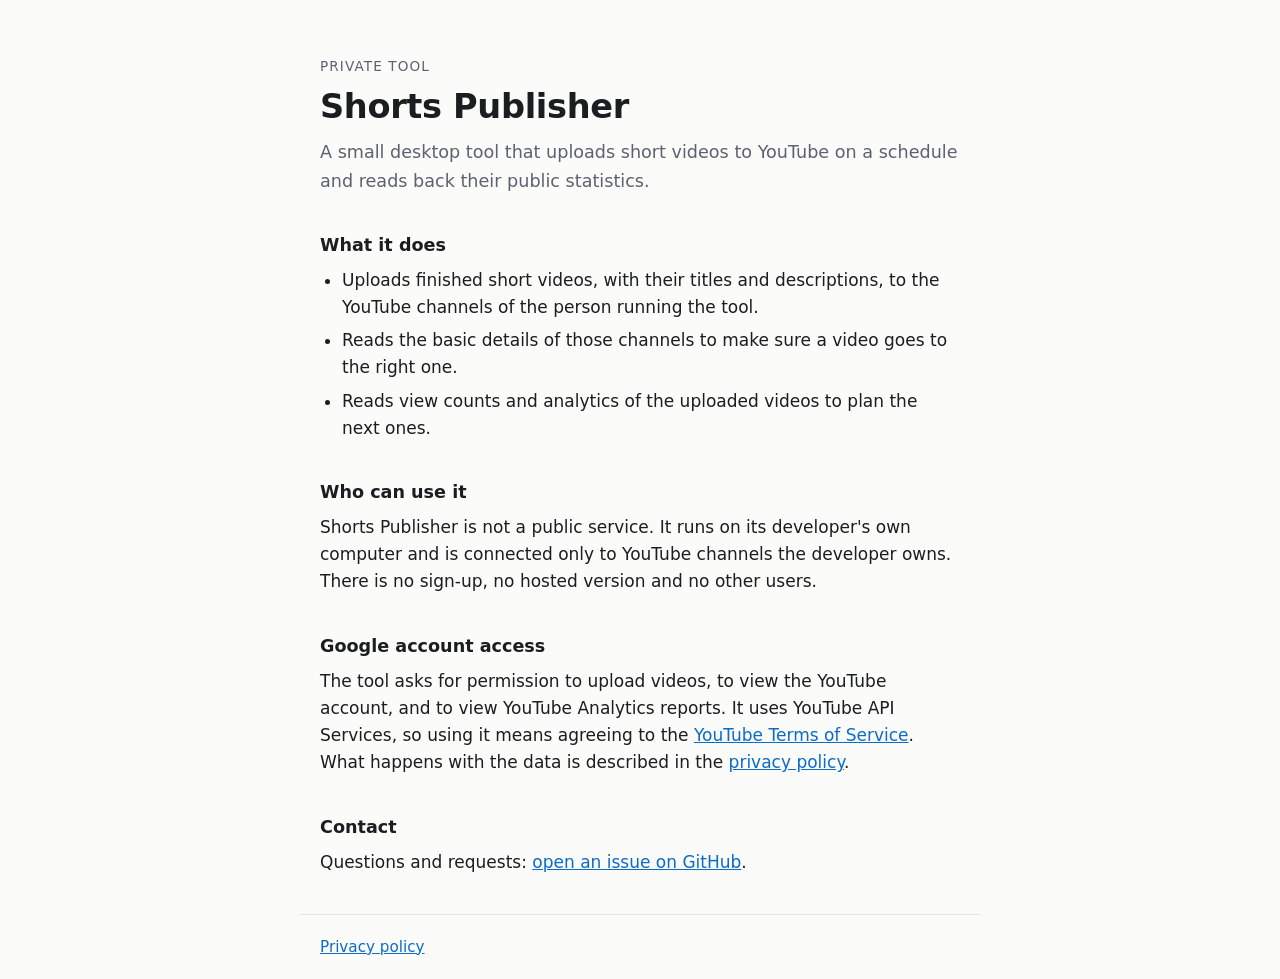
<file: index.html>
<!doctype html>
<html lang="en">
<head>
<meta charset="utf-8">
<meta name="viewport" content="width=device-width, initial-scale=1">
<title>Shorts Publisher</title>
<meta name="description" content="Shorts Publisher is a private desktop tool that uploads its developer's own short videos to the developer's own YouTube channels.">
<link rel="stylesheet" href="style.css">
</head>
<body>
<main>
  <p class="tag">Private tool</p>
  <h1>Shorts Publisher</h1>
  <p class="lead">A small desktop tool that uploads short videos to YouTube on a schedule and reads back their public statistics.</p>

  <h2>What it does</h2>
  <ul>
    <li>Uploads finished short videos, with their titles and descriptions, to the YouTube channels of the person running the tool.</li>
    <li>Reads the basic details of those channels to make sure a video goes to the right one.</li>
    <li>Reads view counts and analytics of the uploaded videos to plan the next ones.</li>
  </ul>

  <h2>Who can use it</h2>
  <p>Shorts Publisher is not a public service. It runs on its developer's own computer and is connected only to YouTube channels the developer owns. There is no sign-up, no hosted version and no other users.</p>

  <h2>Google account access</h2>
  <p>The tool asks for permission to upload videos, to view the YouTube account, and to view YouTube Analytics reports. It uses YouTube API Services, so using it means agreeing to the <a href="https://www.youtube.com/t/terms">YouTube Terms of Service</a>. What happens with the data is described in the <a href="privacy.html">privacy policy</a>.</p>

  <h2>Contact</h2>
  <p>Questions and requests: <a href="https://github.com/ZIm1K/shorts-publisher/issues">open an issue on GitHub</a>.</p>
</main>
<footer><a href="privacy.html">Privacy policy</a></footer>
</body>
</html>
</file>
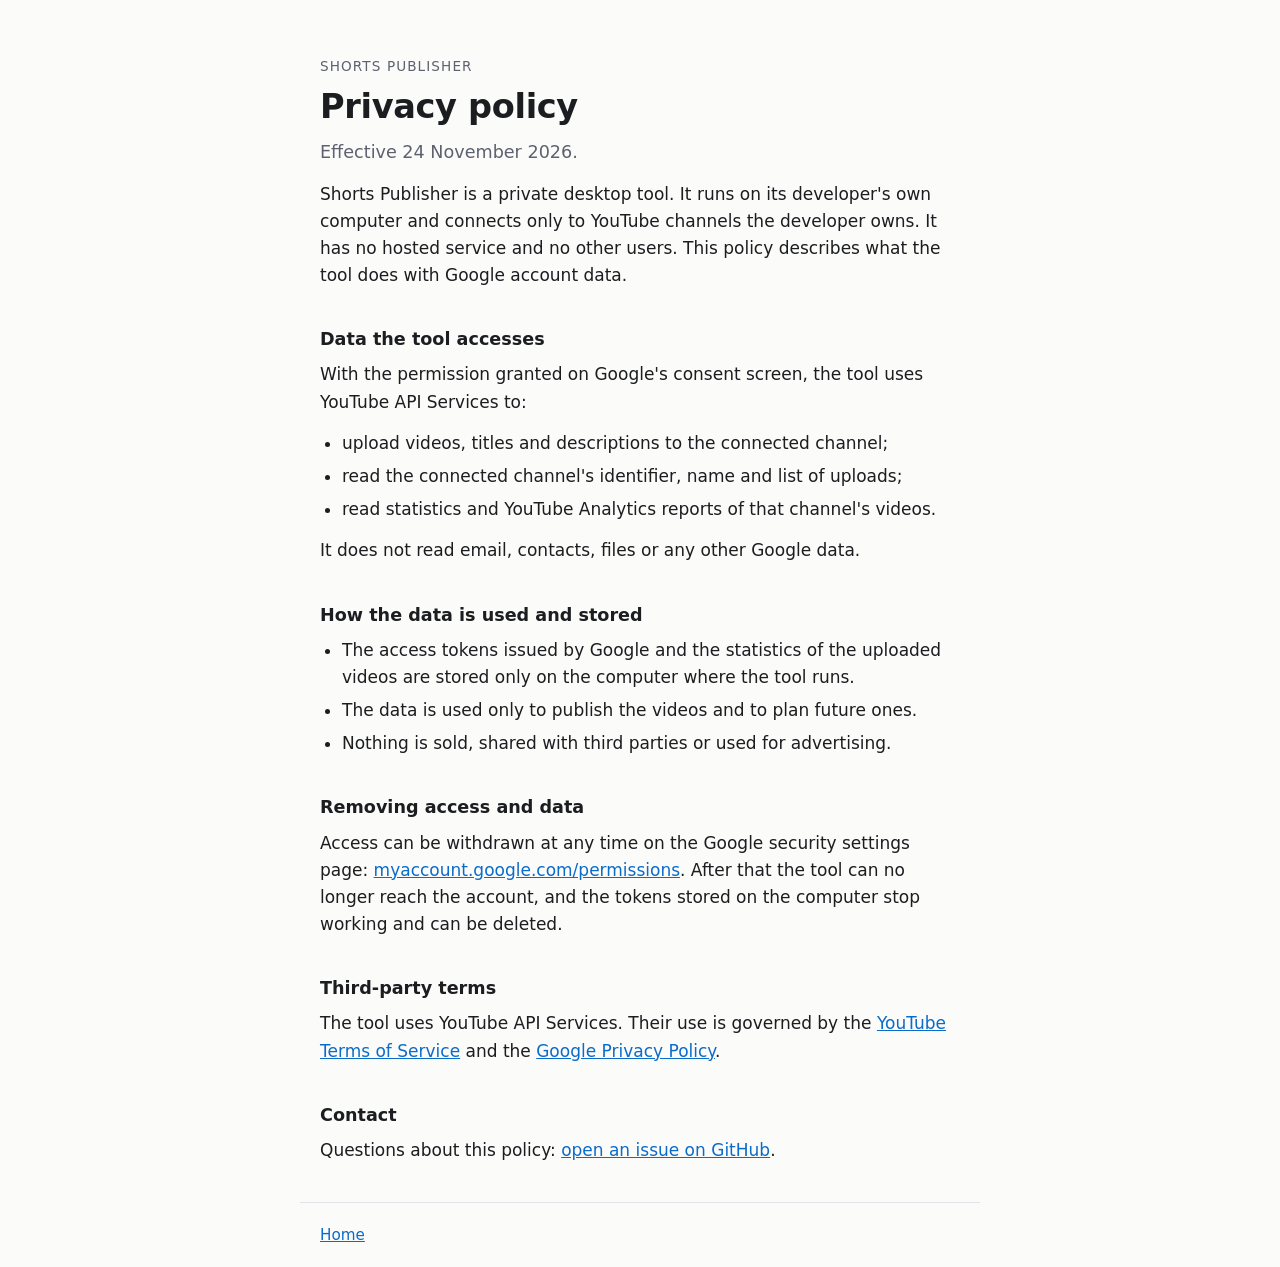
<file: privacy.html>
<!doctype html>
<html lang="en">
<head>
<meta charset="utf-8">
<meta name="viewport" content="width=device-width, initial-scale=1">
<title>Privacy policy | Shorts Publisher</title>
<meta name="description" content="How Shorts Publisher handles Google account data.">
<link rel="stylesheet" href="style.css">
</head>
<body>
<main>
  <p class="tag"><a href="./">Shorts Publisher</a></p>
  <h1>Privacy policy</h1>
  <p class="lead">Effective 24 November 2026.</p>

  <p>Shorts Publisher is a private desktop tool. It runs on its developer's own computer and connects only to YouTube channels the developer owns. It has no hosted service and no other users. This policy describes what the tool does with Google account data.</p>

  <h2>Data the tool accesses</h2>
  <p>With the permission granted on Google's consent screen, the tool uses YouTube API Services to:</p>
  <ul>
    <li>upload videos, titles and descriptions to the connected channel;</li>
    <li>read the connected channel's identifier, name and list of uploads;</li>
    <li>read statistics and YouTube Analytics reports of that channel's videos.</li>
  </ul>
  <p>It does not read email, contacts, files or any other Google data.</p>

  <h2>How the data is used and stored</h2>
  <ul>
    <li>The access tokens issued by Google and the statistics of the uploaded videos are stored only on the computer where the tool runs.</li>
    <li>The data is used only to publish the videos and to plan future ones.</li>
    <li>Nothing is sold, shared with third parties or used for advertising.</li>
  </ul>

  <h2>Removing access and data</h2>
  <p>Access can be withdrawn at any time on the Google security settings page: <a href="https://myaccount.google.com/permissions">myaccount.google.com/permissions</a>. After that the tool can no longer reach the account, and the tokens stored on the computer stop working and can be deleted.</p>

  <h2>Third-party terms</h2>
  <p>The tool uses YouTube API Services. Their use is governed by the <a href="https://www.youtube.com/t/terms">YouTube Terms of Service</a> and the <a href="https://policies.google.com/privacy">Google Privacy Policy</a>.</p>

  <h2>Contact</h2>
  <p>Questions about this policy: <a href="https://github.com/ZIm1K/shorts-publisher/issues">open an issue on GitHub</a>.</p>
</main>
<footer><a href="./">Home</a></footer>
</body>
</html>
</file>
<file: style.css>
:root { --bg: #fbfbf9; --fg: #1c1d21; --muted: #5d6170; --line: #e3e4e8; --accent: #0b6bcb; }
@media (prefers-color-scheme: dark) {
  :root { --bg: #111318; --fg: #e9eaee; --muted: #a2a6b4; --line: #2a2d36; --accent: #7db7ff; }
}
* { box-sizing: border-box; }
body { margin: 0; background: var(--bg); color: var(--fg); font: 17px/1.6 system-ui, -apple-system, "Segoe UI", Roboto, sans-serif; }
main { max-width: 680px; margin: 0 auto; padding: 56px 20px 24px; }
h1 { font-size: 2.1rem; line-height: 1.15; margin: 0 0 12px; letter-spacing: -0.01em; }
h2 { font-size: 1.1rem; margin: 36px 0 8px; }
p, ul { margin: 0 0 14px; }
ul { padding-left: 22px; }
li { margin-bottom: 6px; }
a { color: var(--accent); }
.tag { color: var(--muted); font-size: 0.85rem; text-transform: uppercase; letter-spacing: 0.08em; margin-bottom: 10px; }
.tag a { color: inherit; text-decoration: none; }
.lead { color: var(--muted); font-size: 1.1rem; }
footer { max-width: 680px; margin: 0 auto; padding: 20px; border-top: 1px solid var(--line); color: var(--muted); font-size: 0.95rem; }
</file>
